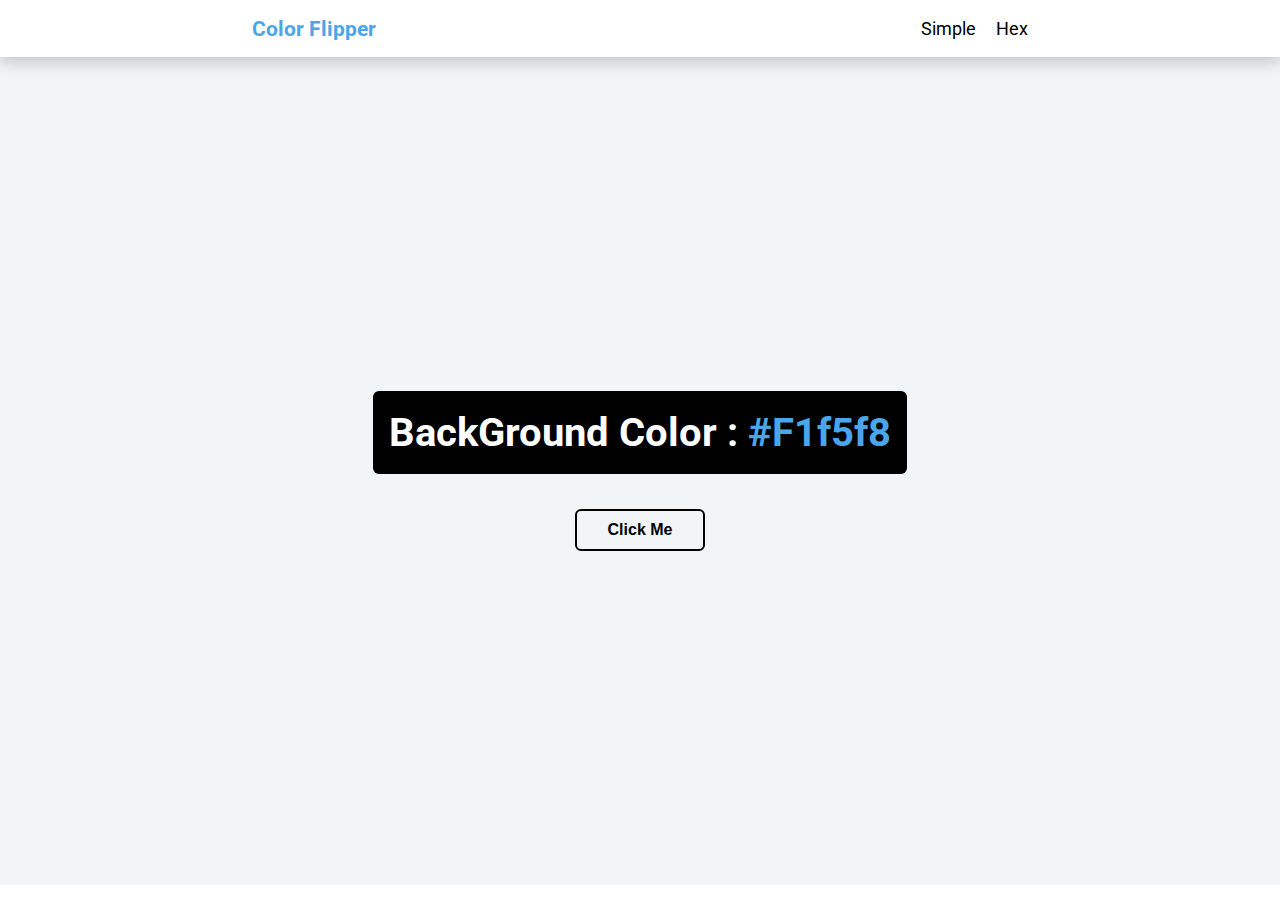
<file: 01_Color_Flipper/index.html>
<!DOCTYPE html>
<html lang="en">
<head>
    <meta charset="UTF-8">
    <meta name="viewport" content="width=device-width, initial-scale=1.0">
    <title>Color Flipper</title>
    <link rel="stylesheet" href="style.css">
    <link rel="preconnect" href="https://fonts.googleapis.com">
    <link rel="preconnect" href="https://fonts.gstatic.com" crossorigin>
    <link href="https://fonts.googleapis.com/css2?family=Poppins:ital,wght@0,100;0,200;0,300;0,400;0,500;0,600;0,700;0,800;0,900;1,100;1,200;1,300;1,400;1,500;1,600;1,700;1,800;1,900&family=Roboto:ital,wght@0,100;0,300;0,400;0,500;0,700;0,900;1,100;1,300;1,400;1,500;1,700;1,900&display=swap" rel="stylesheet">
    <script src="./script.js" defer></script>
</head>
<body>
    <header>
        <h3>Color Flipper</h3>
        <ul class="list">
            <li><a href="index.html">Simple</a></li>
            <li><a href="hex.html">Hex</a></li>
        </ul>
    </header>

    <main>
        <div class="center-container">
            <div class="backgroung-color">
                BackGround Color : <span> #F1f5f8</span>
            </div>
            <button id="btn">Click Me</button>
        </div>
        
    </main>
</body>
</html>
</file>
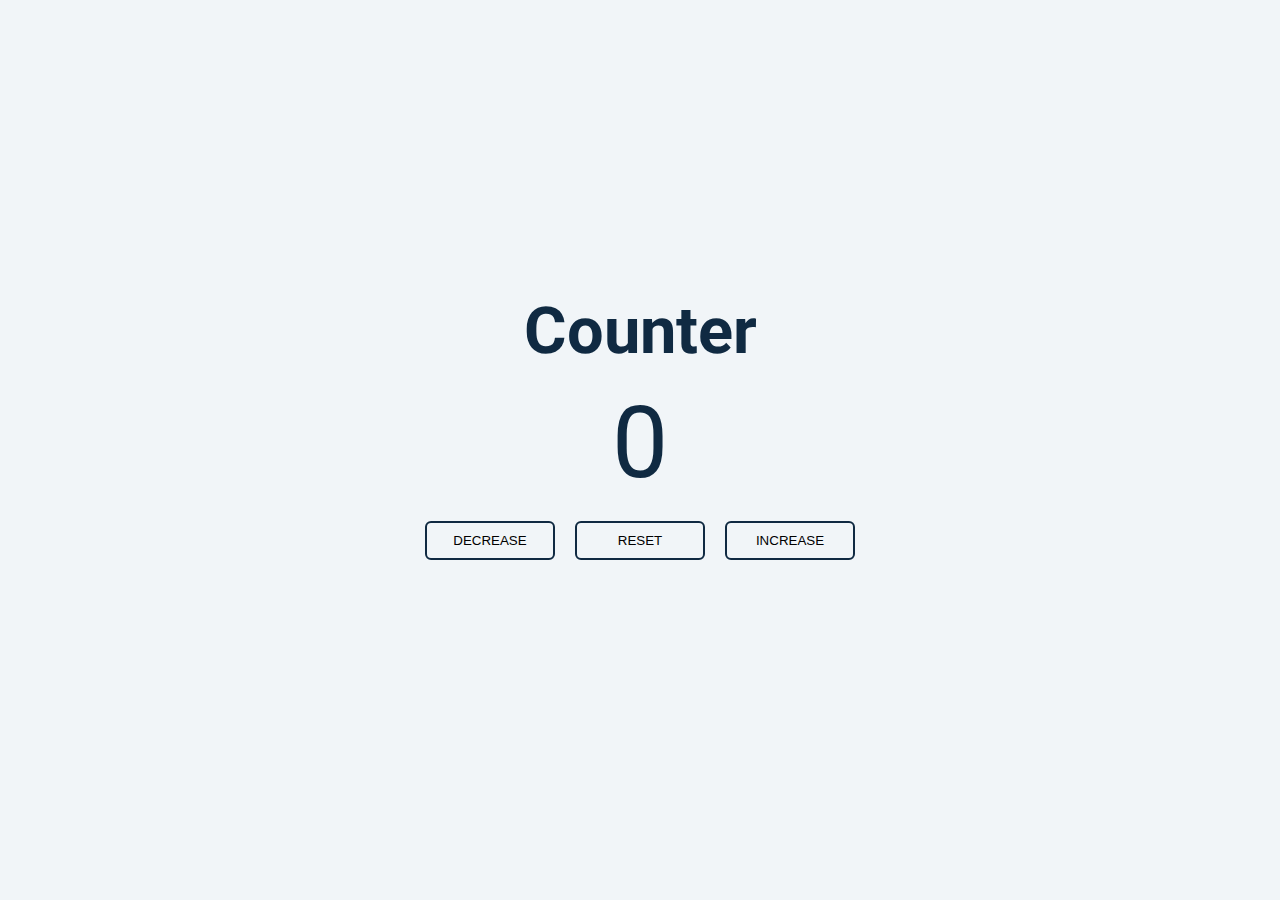
<file: 02_Counter/index.html>
<!DOCTYPE html>
<html lang="en">
<head>
    <meta charset="UTF-8">
    <meta name="viewport" content="width=device-width, initial-scale=1.0">
    <title>Counter</title>
    <link rel="stylesheet" href="style.css">
    <link rel="preconnect" href="https://fonts.googleapis.com">
    <link rel="preconnect" href="https://fonts.gstatic.com" crossorigin>
    <link href="https://fonts.googleapis.com/css2?family=Poppins:ital,wght@0,100;0,200;0,300;0,400;0,500;0,600;0,700;0,800;0,900;1,100;1,200;1,300;1,400;1,500;1,600;1,700;1,800;1,900&family=Roboto:ital,wght@0,100;0,300;0,400;0,500;0,700;0,900;1,100;1,300;1,400;1,500;1,700;1,900&display=swap" rel="stylesheet">
    <script src="./script.js" defer></script>
    
</head>
<body>
    <main>
        <h1>Counter</h1>
        <span>0</span>
        <div class="buttons">
            <button class="btn btn-decrease">DECREASE</button>
            <button class="btn btn-reset">RESET</button>
            <button class="btn btn-increase">INCREASE</button>
        </div>
    </main>
</body>
</html>
</file>
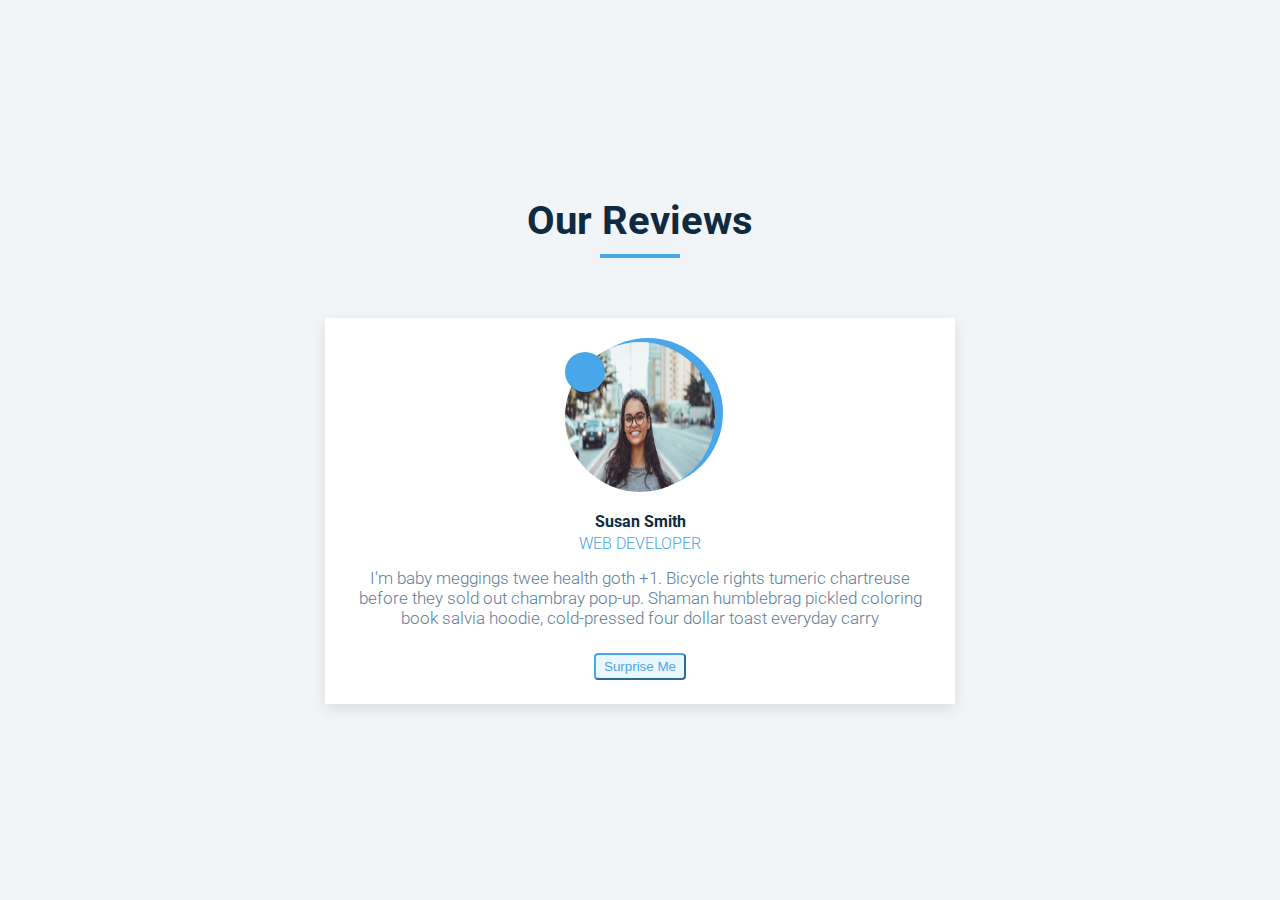
<file: 03_Reviews/index.html>
<!DOCTYPE html>
<html lang="en">
<head>
    <meta charset="UTF-8">
    <meta name="viewport" content="width=device-width, initial-scale=1.0">
    <title>Reviews</title>
    <link rel="stylesheet" href="style.css">
    <link rel="preconnect" href="https://fonts.googleapis.com">
    <link rel="preconnect" href="https://fonts.gstatic.com" crossorigin>
    <link href="https://fonts.googleapis.com/css2?family=Poppins:ital,wght@0,100;0,200;0,300;0,400;0,500;0,600;0,700;0,800;0,900;1,100;1,200;1,300;1,400;1,500;1,600;1,700;1,800;1,900&family=Roboto:ital,wght@0,100;0,300;0,400;0,500;0,700;0,900;1,100;1,300;1,400;1,500;1,700;1,900&display=swap" rel="stylesheet">
    <link rel="stylesheet" href="https://cdnjs.cloudflare.com/ajax/libs/font-awesome/6.6.0/css/all.min.css" integrity="sha512-Kc323vGBEqzTmouAECnVceyQqyqdsSiqLQISBL29aUW4U/M7pSPA/gEUZQqv1cwx4OnYxTxve5UMg5GT6L4JJg==" crossorigin="anonymous" referrerpolicy="no-referrer" />
    <script src="./script.js" defer></script>
</head>
<body>
    <main>
        <div class="heading">
            <h1>Our Reviews</h1>
            <div class="underline"></div>
        </div>

        <div class="review-container">
            <div class="img-container">
                <img src="./person-1.jpeg" alt="">
                <div class="background-circle"></div>
            </div>
            <h4 class="name">Susan Smith</h4>
            <h4 class="job">WEB DEVELOPER</h4>
            <p>I'm baby meggings twee health goth +1. Bicycle rights tumeric chartreuse before they sold out chambray pop-up. Shaman humblebrag pickled coloring book salvia hoodie, cold-pressed four dollar toast everyday carry
            </p>
            <div class="buttons">
                <i class="fa-solid fa-chevron-left btn-arr btn-left"></i>
                <i class="fa-solid fa-chevron-right btn-arr btn-right"></i>
            </div>
            <div class="surprise">
                <button class="surprise-btn">Surprise Me</button>
            </div>
        </div>
    </main>
</body>
</html>
</file>
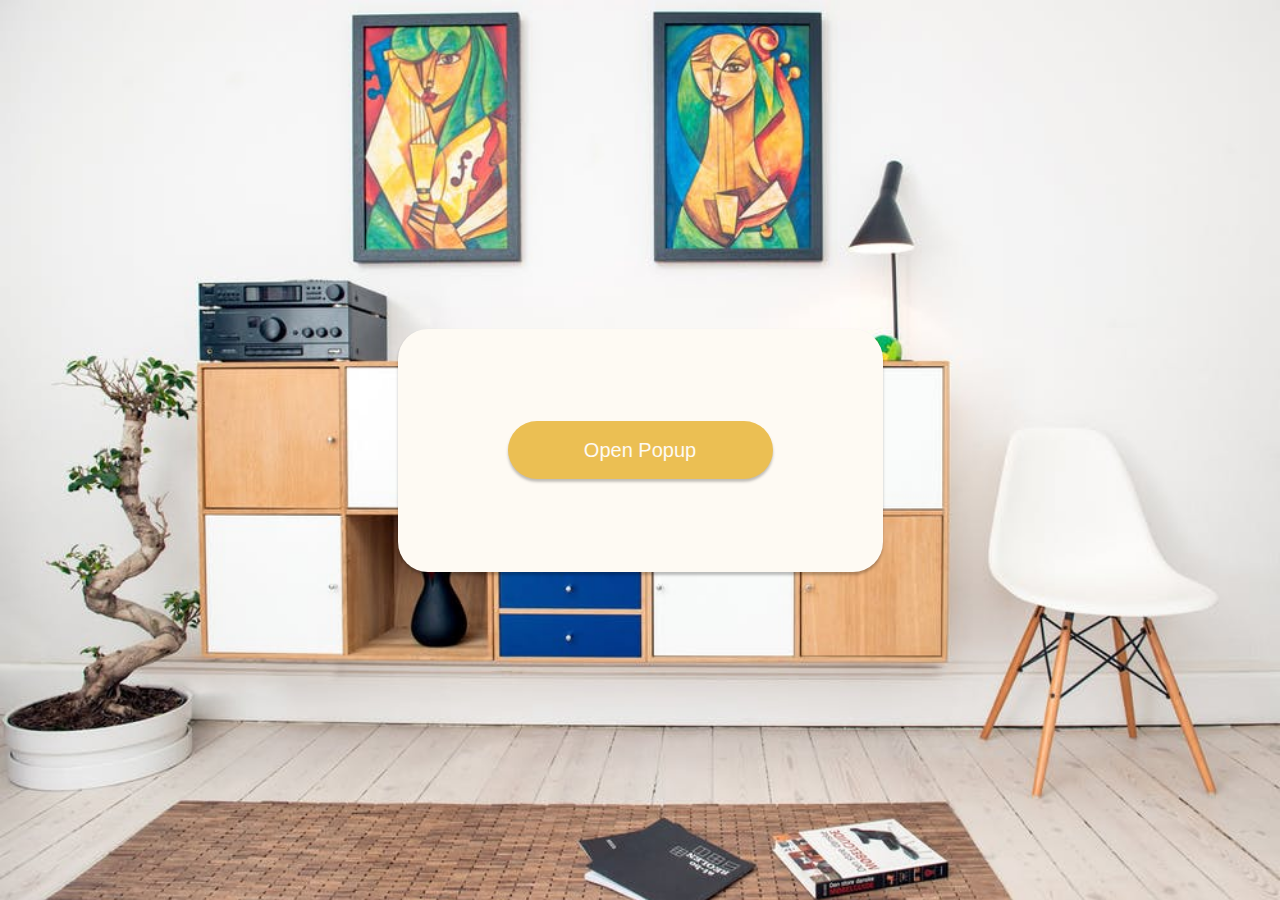
<file: 06_Modal/index.html>
<!DOCTYPE html>
<html lang="en">
<head>
    <meta charset="UTF-8">
    <meta name="viewport" content="width=device-width, initial-scale=1.0">
    <title>Modal Popup</title>
    <link rel="preconnect" href="https://fonts.googleapis.com">
    <link rel="preconnect" href="https://fonts.gstatic.com" crossorigin>
    <link href="https://fonts.googleapis.com/css2?family=Poppins:ital,wght@0,100;0,200;0,300;0,400;0,500;0,600;0,700;0,800;0,900;1,100;1,200;1,300;1,400;1,500;1,600;1,700;1,800;1,900&family=Roboto:ital,wght@0,100;0,300;0,400;0,500;0,700;0,900;1,100;1,300;1,400;1,500;1,700;1,900&display=swap" rel="stylesheet">
    <link rel="stylesheet" href="style.css">
    <link rel="stylesheet" href="style.css">
    <script src="./script.js" defer></script>
</head>
<body>
    <div class="open-container">
        <button>Open Popup</button>
    </div>

    <div class="popup-container">
        <span class="close">&times;</span>
        <p>Lorem ipsum dolor sit amet consectetur adipisicing elit. Itaque maxime quas corporis quam veniam, vel facilis, magnam ea officia praesentium voluptate consequuntur soluta ullam atque quae rem cum sit iure!</p>
    </div>

    <div class="overlay">
    </div>
</body>
</html>
</file>
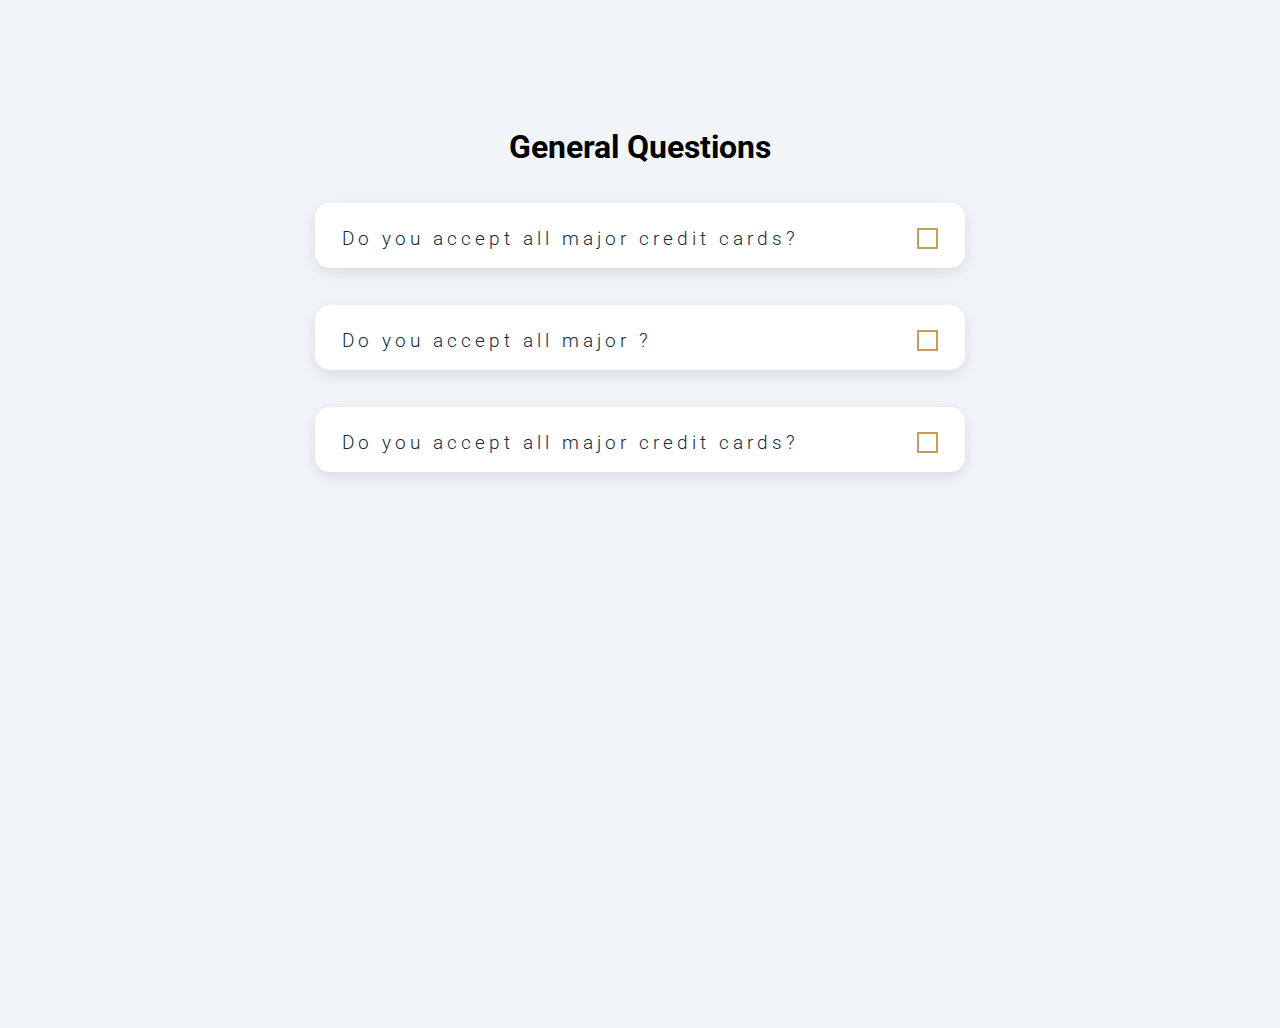
<file: 07_Questions/index.html>
<!DOCTYPE html>
<html lang="en">
<head>
    <meta charset="UTF-8">
    <meta name="viewport" content="width=device-width, initial-scale=1.0">
    <title>Document</title>
    <link rel="stylesheet" href="https://cdnjs.cloudflare.com/ajax/libs/font-awesome/6.6.0/css/all.min.css" integrity="sha512-Kc323vGBEqzTmouAECnVceyQqyqdsSiqLQISBL29aUW4U/M7pSPA/gEUZQqv1cwx4OnYxTxve5UMg5GT6L4JJg==" crossorigin="anonymous" referrerpolicy="no-referrer" />
    <link rel="stylesheet" href="style.css">
    <link rel="preconnect" href="https://fonts.googleapis.com">
    <link rel="preconnect" href="https://fonts.gstatic.com" crossorigin>
    <link href="https://fonts.googleapis.com/css2?family=Poppins:ital,wght@0,100;0,200;0,300;0,400;0,500;0,600;0,700;0,800;0,900;1,100;1,200;1,300;1,400;1,500;1,600;1,700;1,800;1,900&family=Roboto:ital,wght@0,100;0,300;0,400;0,500;0,700;0,900;1,100;1,300;1,400;1,500;1,700;1,900&display=swap" rel="stylesheet">
    <script src="./script.js" defer></script>
</head>
<body>
    <section>
        <h1>General Questions</h1>
        <div class="question-container ">
            <div class="question-box ">
                <p>Do you accept all major credit cards?</p>
                <i class="fa-solid fa-plus"></i>
            </div>
            <p class="ans">Lorem ipsum dolor sit amet consectetur adipisicing elit. Natus perferendis quo minus esse excepturi quisquam?</p>
        </div>
        <div class="question-container ">
            <div class="question-box ">
                <p>Do you accept all major ?</p>
                <i class="fa-solid fa-plus"></i>
            </div>
            <p class="ans">Lorem ipsum dolor sit amet consectetur adipisicing elit. Natus perferendis quo minus esse excepturi quisquam?</p>
        </div>
        <div class="question-container ">
            <div class="question-box ">
                <p>Do you accept all major credit cards?</p>
                <i class="fa-solid fa-plus"></i>
            </div>
            <p class="ans">Lorem ipsum dolor sit amet consectetur adipisicing elit. Natus perferendis quo minus esse excepturi quisquam?</p>
        </div>
    </section>
</body>
</html>

<!-- <i class="fa-solid fa-minus"></i> -->
</file>
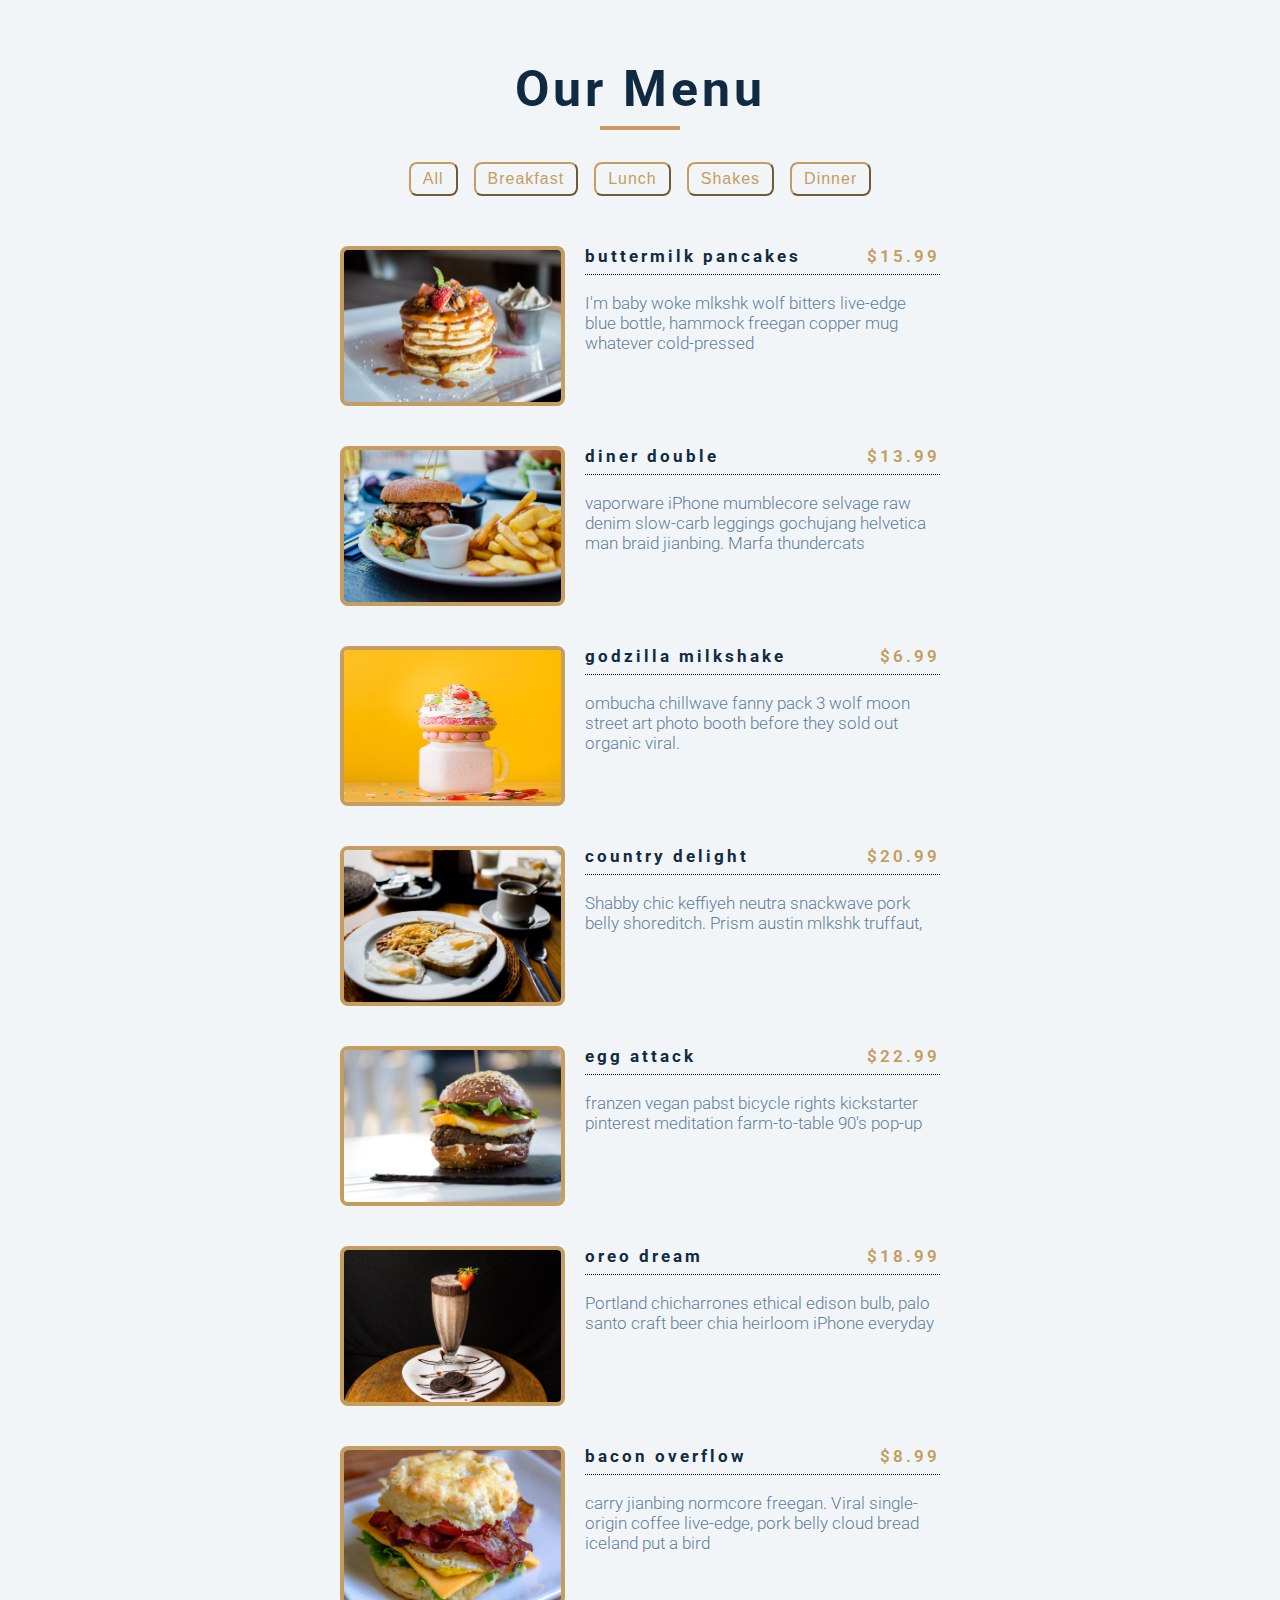
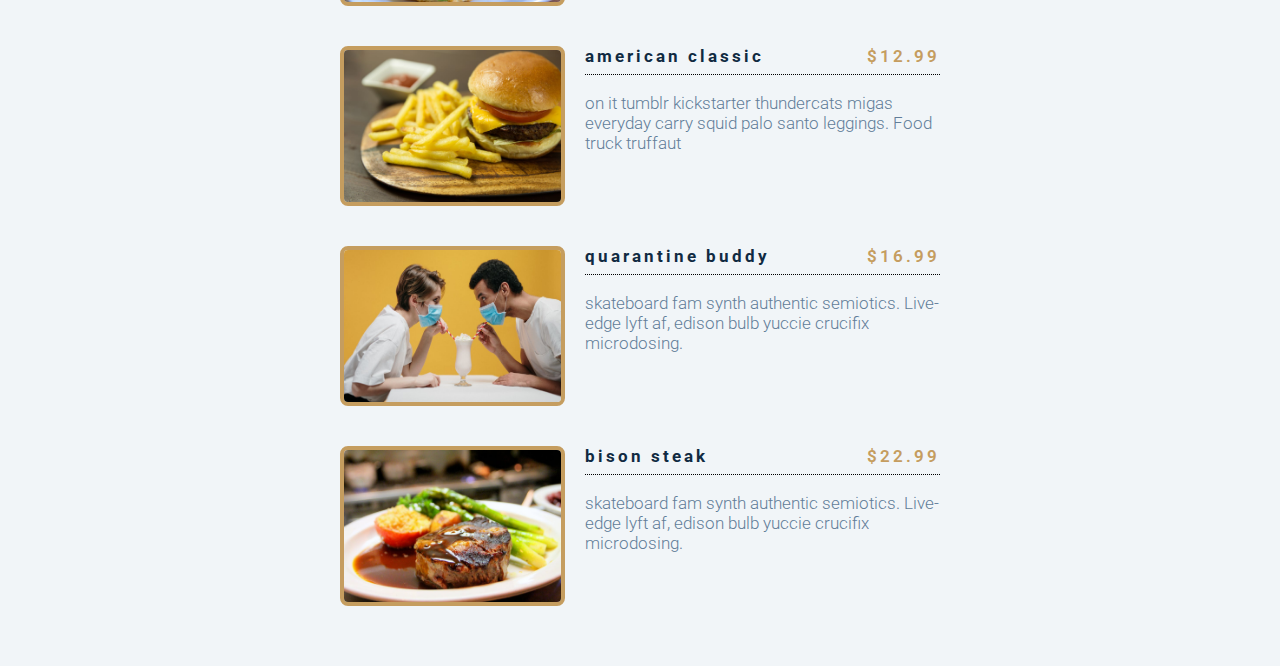
<file: 08_Menu_Card/index.html>
<!DOCTYPE html>
<html lang="en">
<head>
    <meta charset="UTF-8">
    <meta name="viewport" content="width=device-width, initial-scale=1.0">
    <title>Menu Card</title>
    <link rel="preconnect" href="https://fonts.googleapis.com">
    <link rel="preconnect" href="https://fonts.gstatic.com" crossorigin>
    <link href="https://fonts.googleapis.com/css2?family=Poppins:ital,wght@0,100;0,200;0,300;0,400;0,500;0,600;0,700;0,800;0,900;1,100;1,200;1,300;1,400;1,500;1,600;1,700;1,800;1,900&family=Roboto:ital,wght@0,100;0,300;0,400;0,500;0,700;0,900;1,100;1,300;1,400;1,500;1,700;1,900&display=swap" rel="stylesheet">
    <link rel="stylesheet" href="style.css">
    <script src="./script.js" defer></script>
</head>
<body>
    <main>
        <section>
            <div class="title">
                <h1>Our Menu</h1>
                <div class="underline"></div>
            </div>
    
            <div class="btn-container">
                <button class="btn">All</button>
                <button class="btn">Breakfast</button>
                <button class="btn">Lunch</button>
                <button class="btn">Shakes</button>
                <button class="btn">Dinner</button>
            </div>
    
            <div class="all-items">
                <!-- <div class="item">
                    <img src="./images/item-1.jpeg" alt="dish">
                    <div class="item-container">
                        <div class="item-name">
                            <h4>Buttermilk pancakes</h4>
                            <span>$15.45</span>
                        </div>
                        <div class="item-info">
                            I'm baby woke mlkshk wolf bitters live-edge blue bottle, hammock freegan copper mug whatever cold-pressed
                        </div>
                    </div>
                </div> -->
            </div>
        </section>
    </main>
</body>
</html>
</file>
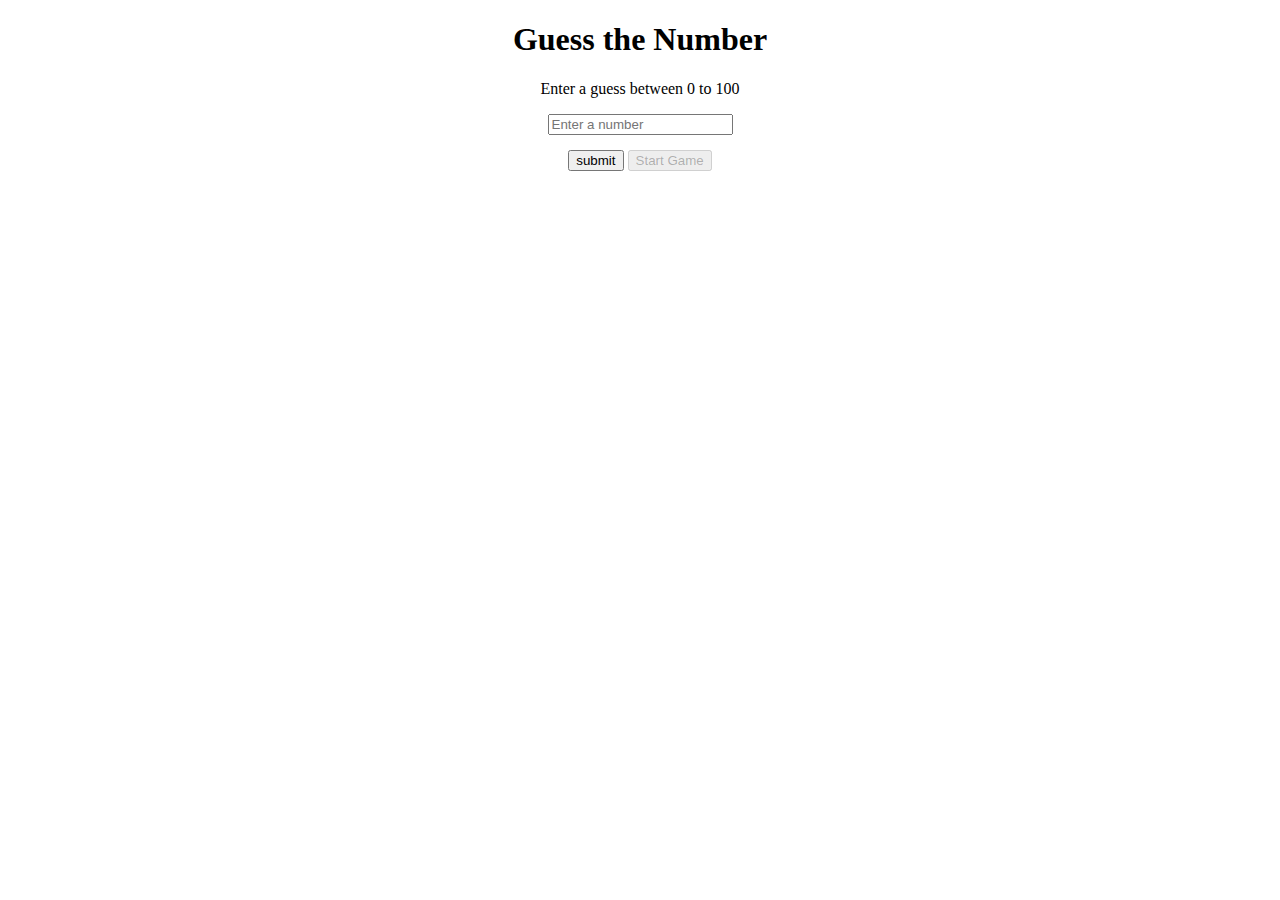
<file: 10_Guess_The_Number_Game/index.html>
<!DOCTYPE html>
<html lang="en">
<head>
    <meta charset="UTF-8">
    <meta name="viewport" content="width=device-width, initial-scale=1.0">
    <title>Guess the number</title>
    <link rel="stylesheet" href="style.css">
    <script src="./script.js" defer></script>
</head>
<body>
    <h1>Guess the Number</h1>
    <p>Enter a guess between 0 to 100</p>
    <form >
        <input class="input-number" type="number" placeholder="Enter a number" max="100" required>
        <button class="submit">submit</button>
        <button type="button" class="start-game" disabled>Start Game</button>
    </form>
    <p class="result"></p>
    <p class="all-guess"></p>
</body>
</html>
</file>
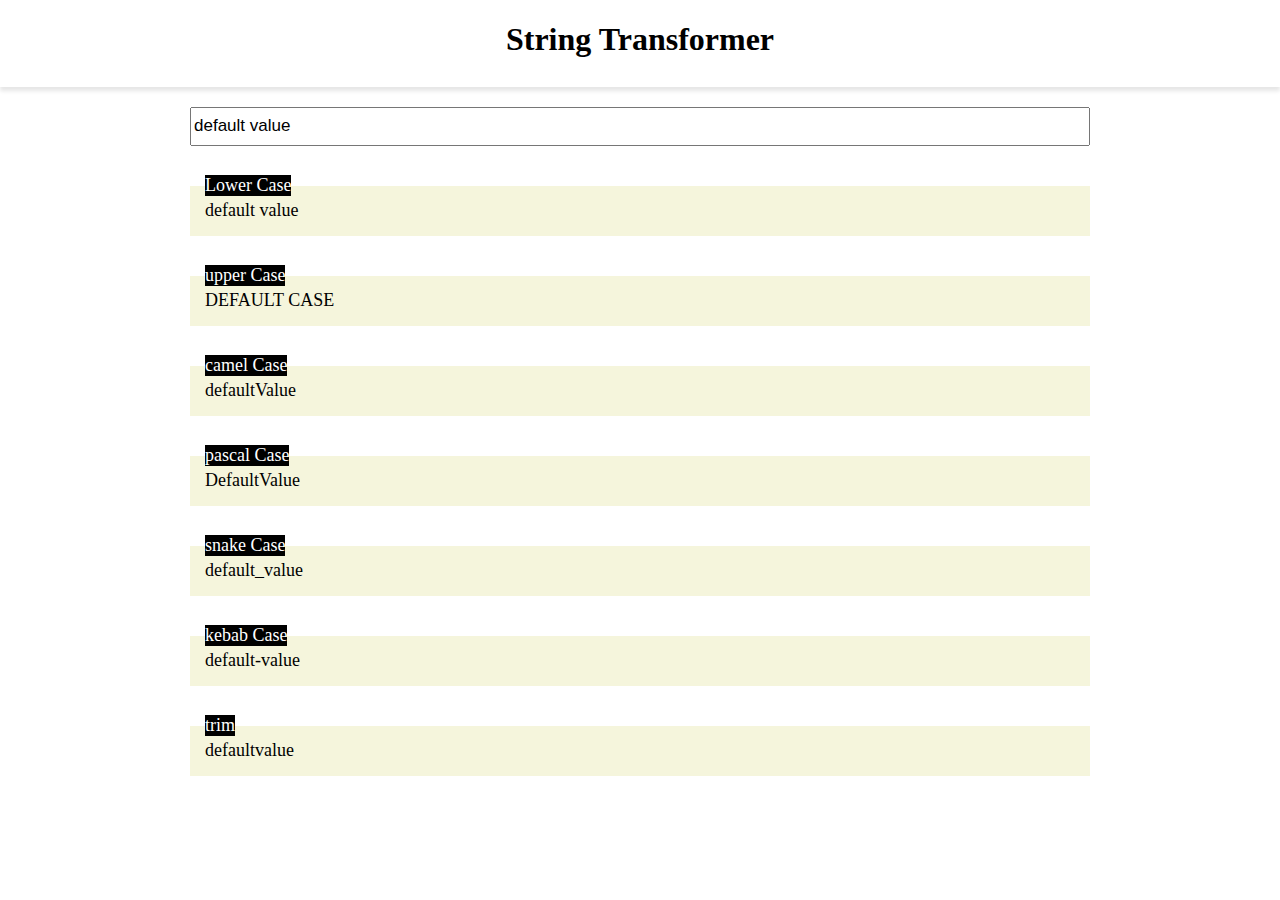
<file: 11_String_Transformer/index.html>
<!DOCTYPE html>
<html lang="en">
<head>
    <meta charset="UTF-8">
    <meta name="viewport" content="width=device-width, initial-scale=1.0">
    <title>String Transformer</title>
    <link rel="stylesheet" href="style.css">
    <script src="./script.js" defer></script>
</head>
<body>
    <header>
        <h1>String Transformer</h1>
    </header>

    <main>
        <input type="text" value="default value">

        <div class="output">
            <div class="title">Lower Case</div>
            <p class="lower-case">default value</p>
        </div>
        <div class="output">
            <div class="title">upper Case</div>
            <p class="upper-case">DEFAULT CASE</p>
        </div>
        <div class="output">
            <div class="title">camel Case</div>
            <p class="camel-case">defaultValue</p>
        </div>
        <div class="output">
            <div class="title">pascal Case</div>
            <p class="pascel-case">DefaultValue</p>
        </div>
        <div class="output">
            <div class="title">snake Case</div>
            <p class="snake-case">default_value</p>
        </div>
        <div class="output">
            <div class="title">kebab Case</div>
            <p class="kebab-case">default-value</p>
        </div>
        <div class="output">
            <div class="title">trim</div>
            <p class="trim">defaultvalue</p>
        </div>
    </main>
</body>
</html>
</file>
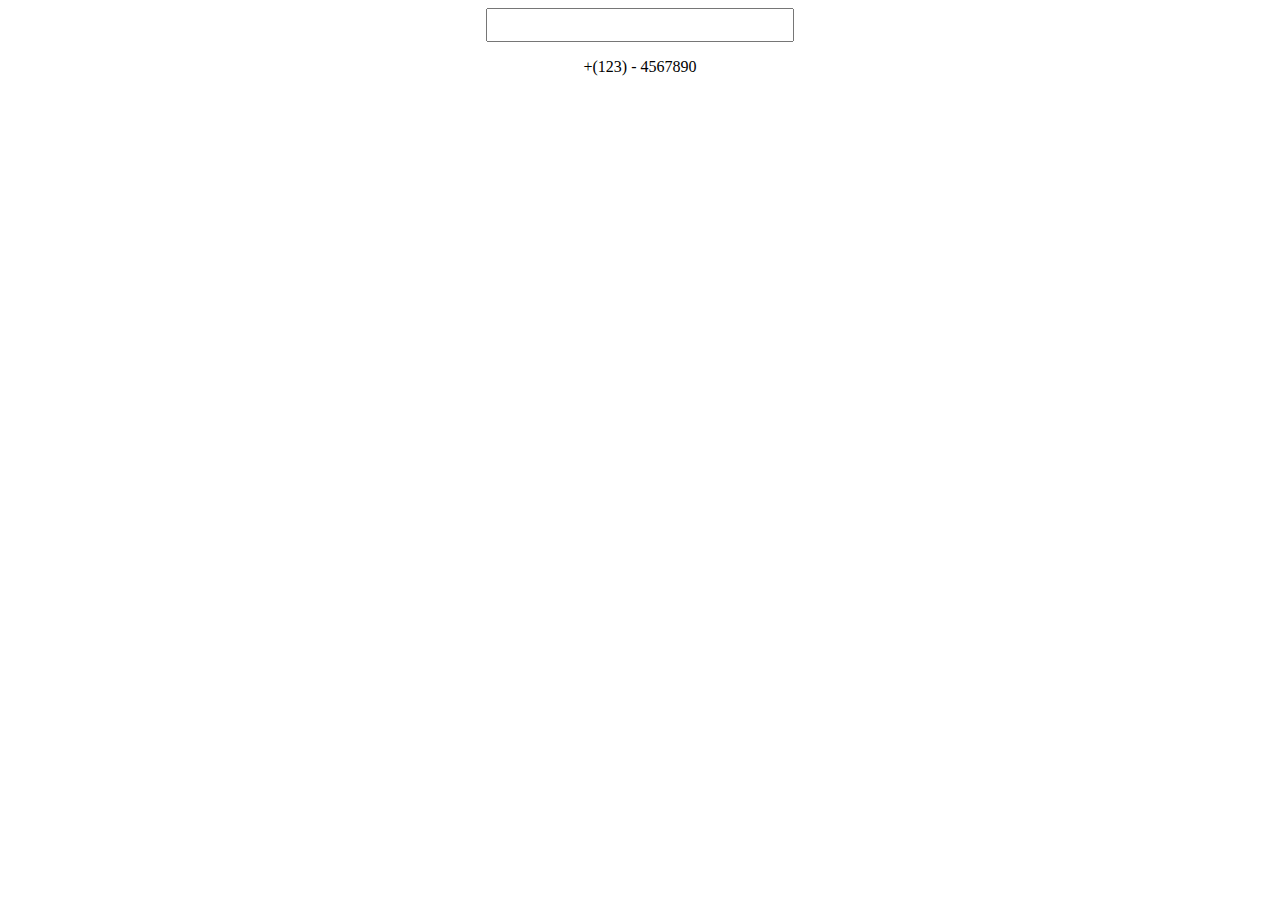
<file: 12_Telephone_Formatter/index.html>
<!DOCTYPE html>
<html lang="en">
<head>
    <meta charset="UTF-8">
    <meta name="viewport" content="width=device-width, initial-scale=1.0">
    <title>Telephone Formatter</title>
    <link rel="stylesheet" href="style.css">
    <script src="./script.js" defer></script>
</head>
<body>
    <input type="text" max="10">
    <p>+(123) - 4567890</p>
</body>
</html>
</file>
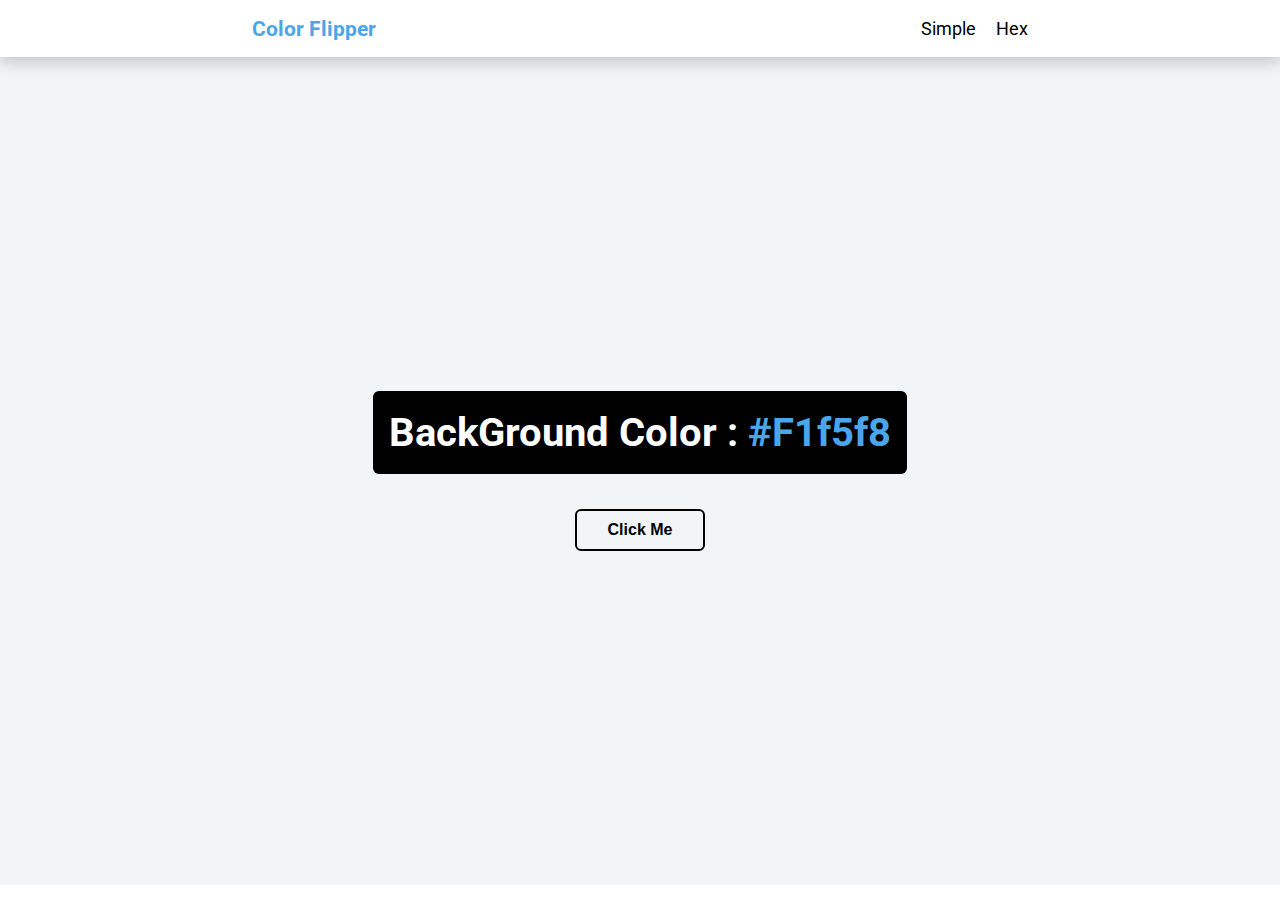
<file: 01_Color_Flipper/hex.html>
<!DOCTYPE html>
<html lang="en">
<head>
    <meta charset="UTF-8">
    <meta name="viewport" content="width=device-width, initial-scale=1.0">
    <title>Color Flipper</title>
    <link rel="stylesheet" href="style.css">
    <link rel="preconnect" href="https://fonts.googleapis.com">
    <link rel="preconnect" href="https://fonts.gstatic.com" crossorigin>
    <link href="https://fonts.googleapis.com/css2?family=Poppins:ital,wght@0,100;0,200;0,300;0,400;0,500;0,600;0,700;0,800;0,900;1,100;1,200;1,300;1,400;1,500;1,600;1,700;1,800;1,900&family=Roboto:ital,wght@0,100;0,300;0,400;0,500;0,700;0,900;1,100;1,300;1,400;1,500;1,700;1,900&display=swap" rel="stylesheet">
    <script src="./app.js" defer></script>
</head>
<body>
    <header>
        <h3>Color Flipper</h3>
        <ul class="list">
            <li><a href="index.html">Simple</a></li>
            <li><a href="hex.html">Hex</a></li>
        </ul>
    </header>

    <main>
        <div class="center-container">
            <div class="backgroung-color">
                BackGround Color : <span> #F1f5f8</span>
            </div>
            <button id="btn">Click Me</button>
        </div>
        
    </main>
</body>
</html>
</file>
<file: 01_Color_Flipper/style.css>
body{
    margin: 0;
    font-family: "Roboto", sans-serif;
}

h3{
    margin: 0;
    color: hsl(205, 78%, 60%);
}

header{
    box-shadow: 0 5px 15px rgba(0, 0, 0, 0.2);
    display: flex;
    justify-content: space-around;
    align-items: center;
    font-size: 18px;
    position: relative;
    z-index: 1;
}

.list{
    display: flex;
    gap: 20px;
}

main{
    width:100% ;
    min-height: 92vh;
    display: flex;
    justify-content: center;
    align-items: center;
    background-color: #F1f5f8;
}

.backgroung-color{
    color: white;
    background-color: black;
    padding: 18px 16px;
    font-size: 40px;
    font-weight: 700;
    border-radius: 6px;
}

li{
    list-style-type: none;
}
a{
    text-decoration-line: none;
    color: black;
}
a:hover{
    color: hsl(205, 78%, 60%);
}

.backgroung-color span{
    color: hsl(205, 78%, 60%);
}

.center-container{
    display: flex;
    flex-direction: column;
    gap: 35px;
    justify-content: center;
    align-items: center;
}

#btn{
    max-width: 130px;
    width: 100%;
    background-color: transparent;
    border: 2px solid black;
    padding: 10px 18px;
    font-size: 16px;
    font-weight: 700;
    border-radius: 6px;
    transition: all 0.25s ease-in-out;
    cursor: pointer;
}

#btn:hover{
    background-color: black;
    color: white;
}

@media(max-width: 630px){

    .backgroung-color{
        font-size: 25px;
        margin-inline: 9px;
    }

    main{
        min-height: 100vh;
    }
}
</file>
<file: 02_Counter/style.css>
body{
    margin: 0;
    background-color: #F1F5F8;
    display: flex;
    justify-content: center;
    align-items: center;
    min-height: 90vh;
    font-family: "Roboto", sans-serif;
    color: #102A42;
}

h1{
    margin-bottom: 15px;
    font-size: 65px;
}
span{
    font-size: 100px;
}
main{
    display: flex;
    flex-direction: column;
    align-items: center;
}
.buttons{
    display: flex;
    align-items: center;
    gap: 20px;
    margin-top: 20px;
}

.btn{
    background-color: transparent;
    border: 2px solid #102A42;
    padding: 10px 15px;
    width: 130px;
    border-radius: 6px;
    transition: all 0.3s ease-in-out;
    cursor: pointer;
}
.btn:hover{
    background-color: black;
    color: white;
}

@media (max-width: 520px){
    .buttons{
        flex-direction: column;
    }
}
</file>
<file: 03_Reviews/style.css>
body{
    margin: 0;
    background-color: #F1F5F8;
    font-family: "Roboto", sans-serif;
    color: #102A42;
    min-height: 100vh;
    display: flex;
    justify-content: center;
    align-items: center;
}

main{
    margin-inline: 20px;
    width: 100%;
    max-width: 630px;
    /* height: 400px; */
    display: flex;
    flex-direction: column;
    align-items: center;
    justify-content: space-between;
    gap: 60px;
}

.heading{
    /* background-color: hotpink; */
    display: flex;
    flex-direction: column;
    justify-content: center;
    align-items: center;
    width: 100%;
    gap: 10px;
    font-size: 20px;
}
h1{
    margin: 0;
    padding: 0;
}
.underline{
    height: 0.25rem;
    width: 5rem;
    background-color: #49A6E9;
}

.review-container{
    background-color: white;
    /* width: 100%;
    max-width: 700px; */
    /* height: 200px; */
    flex-grow: 1;
    display: flex;
    flex-direction: column;
    justify-content: center;
    align-items: center;
    padding: 24px 32px;
    box-shadow: 0 5px 15px rgba(0, 0, 0, 0.1);
}

.img-container{
    width: 150px;
    height: 150px;
    margin-bottom: 20px;
    position: relative;
    z-index: 1;
}

.img-container::after {
    font-family: "Font Awesome 5 Free";
    font-weight: 900;
    content: "\f10e";
    position: absolute;
    top: 0;
    left: 0;
    width: 2.5rem;
    height: 2.5rem;
    display: grid;
    place-items: center;
    border-radius: 50%;
    transform: translateY(25%);
    background: hsl(205, 78%, 60%);
    color: white;
}

.background-circle{
    background-color: #49A6E9;
    border-radius: 50%;
    width: 150px;
    height: 150px;
    position: absolute;
    top: -0.25rem;
    right: -0.5rem;
    z-index: -1;
}
.img-container img{
    width: 100%;
    height: 100%;
    border-radius: 50%;
}

h4{
    margin: 0;
    font-size: 16px;
}
.job{
    color: #49A6E9;
    font-weight: 300;
    margin-top: 3px;
    margin-bottom: 15px;
}
p{
    margin: 0;
    color: hsl(210, 22%, 49%);
    font-size: 17px;
    font-weight: 300;
    text-align: center;
}
.buttons{
    margin-top: 12px;
    margin-bottom: 5px;
    display: flex;
    gap: 20px;
}
.btn-arr{
    font-weight: 900;
    font-size: 20px;
    cursor: pointer;
    color: #8BCBF9;
}
.surprise-btn{
    margin-top: 0.5rem;
    background: hsl(205, 100%, 96%);
    color: hsl(205, 78%, 60%);
    padding: 0.25rem 0.5rem;
    text-transform: capitalize;
    border-radius: 0.25rem;
    transition: all 0.3s linear;
    border-color: hsl(205, 78%, 60%);
    cursor: pointer;
}

.surprise-btn:hover {
    background: hsl(205, 78%, 60%);
    color: hsl(205, 86%, 17%);
  }
</file>
<file: 06_Modal/style.css>
*{
    box-sizing: border-box;
    margin: 0;
    padding: 0;
}

body{
    font-family: "Roboto", sans-serif;
    min-height: 100vh;
    background-image: url(./hero.jpeg);
    background-size: cover;
    background-repeat: no-repeat;
    display: flex;
    align-items: center;
    justify-content: center;
}

.added-overlay{
    background-color: hsl(205, 72%, 37%);
    position: fixed;
    opacity: 0.6;
    width: 100%;
    height: 100%;
    z-index: -1;
}

.popup-container{
    position: fixed;
    width: 100%;
    max-width: 700px;
    height: 350px;
    background-color: #FEFAF3;
    border-radius: 40px;
    box-shadow: 0px 4px 4px 0px #00000040;
    inset: 0;
    margin: auto;
    display: flex;
    align-items: center;
    justify-content: center;
    padding-inline: 15px;
    transform: scale(0);
    transition: all 0.15s ease-in-out;
}

.opened{
    transform: scale(1);
}

.popup-container p{
    font-size: 16px;
    font-weight: 300;
    text-align: center;
}

.close{
    position: absolute;
    right: 30px;
    top: 8px;
    font-size: 50px;
    font-weight: 700;
    color: #BB2525;
    cursor: pointer;
    transition: all 0.25s ease-in-out;
}
.close:hover{
    transform: scale(1.15);
    color: rgb(182, 107, 107);
}

.open-container{
    width: 100%;
    max-width: 485px;
    height: 243px;
    background-color:#FEFAF3;
    box-shadow: 0px 2.81px 2.81px 0px #00000040;
    border-radius: 30px;
    display: flex;
    justify-content: center;
    align-items: center;
}

.open-container button{
    background-color: #EBBF53;
    border: none;
    box-shadow: 0px 2.82px 2.82px 0px #00000040;
    max-width: 265px;
    width: 100%;
    height: 58px;
    border-radius: 30px;
    font-size: 20px;
    font-weight: 500;
    color: #FEFAF3;
    cursor: pointer;
    transition: all 0.25s ease-in-out;
}

.open-container button:hover{
    transform: scale(1.155);
}

@media (max-width: 500px){
    .popup-container, .open-container{
        margin-inline: 15px;
    }
}
</file>
<file: 07_Questions/style.css>
*{
    box-sizing: border-box;
    padding: 0;
    margin: 0;
}

body{
    background-color: #F1F5F8;
    font-family: "Roboto", sans-serif;
    display: flex;
    justify-content: center;
    align-items: center;
    
}
section{
    display: flex;
    align-items: center;
    min-height: 100vh;
    flex-direction: column;
    gap: 37px;
    margin-top: 10%;
    margin-inline:10px
}
.question-container{
    background-color: white;
    width: 100%;
    max-width: 650px;
    /* margin-inline: auto; */
    padding: 1.5rem 1.7rem;
    border-radius: 15px;
    /* margin-top: 200px; */
    box-shadow:  0 5px 15px rgba(0, 0, 0, 0.1);
    max-height: 65px;
    overflow: hidden;
    transition: all 0.5s ease-in-out;
}

.question-container.open{
    max-height: 400px;
}

.question-box{
    padding-bottom: 20px;
    font-weight: 300;
    font-size: 19px;
    display: flex;
    align-items: center;
    justify-content: space-between;
}

.question-box p{
    letter-spacing: 0.25rem;
    color: hsl(209, 61%, 16%);
}

.question-box i{
    font-size: 15px;
    color: #c59d5f;
    /* font-weight: bold; */
    border: 2.7px solid #c59d5f;
    padding: 1.1px;
    cursor: pointer;
    transition: all 0.3s linear;
    width: 21px;
    height: 21px;
}

.question-box i:hover{
    transform: rotate(90deg);
}


.ans{
    border-top: 1px solid rgba(0, 0, 0, 0.2);
    padding-top: 25px;
    color: hsl(210, 22%, 49%);
    line-height: 25px;
    font-weight: 300;
}

@media(max-width: 600px){
    .question-box{
        font-size: 17px;
    }
}
</file>
<file: 08_Menu_Card/style.css>
*{
    box-sizing: border-box;
    padding: 0;
    margin: 0;
}

body{
    font-family: "Roboto", sans-serif;
    background-color: #f1f5f8;
}
main{
    max-width: 1500px;
    width: 100%;
    margin-inline: auto;
}
section{
    padding-block: 60px;
}
.title{
    text-align: center;
    font-size: 25px;
    color: hsl(209, 61%, 16%);
    margin-bottom: 32px;
}

.title h1{
    margin-bottom: 8px;
    letter-spacing: 0.25rem;
}

.underline{
    width: 5rem;
    height: 0.25rem;
    background-color: #c59d5f;
    margin-inline: auto;
}

.btn-container{
    display: flex;
    justify-content: center;
    align-items: center;
}

.btn{
    background: transparent;
    border-color: #c59d5f;
    font-size: 1rem;
    margin: 0 0.5rem;
    letter-spacing: 1px;
    border-radius: 0.5rem;
    padding: 0.375rem 0.75rem;
    color: #c59d5f;
    cursor: pointer;
    transition: all 0.3s linear;
}

.btn:hover {
    background: #c59d5f;
    color: #fff;
}

.all-items{
    margin-top: 50px;
    padding-inline: 120px;
    display: flex;
    /* justify-content: space-between; */
    gap: 40px;
    flex-wrap: wrap;
}

.item{
    max-width: 600px;
    width: 100%;
    /* height: 300px; */
    display: flex;
    gap: 20px;
    justify-content: center;
    align-items: flex-start;
    /* background-color: aqua; */
}
.item img{
    max-width: 225px;
    width: 100%;
    height: 160px;
    border: 4px solid #c59d5f;
    border-radius: 8px;
    /* background-color: aqua; */
}

.item-container{
    display: flex;
    flex-direction: column;
    /* gap: 30px; */
}
.item-info{
    padding-top: 18px;
    border-top: 1px dotted black;
    color: hsl(210, 22%, 49%);
    font-weight: 300;
    font-size: 17px;
}
.item-name{
    display: flex;
    justify-content: space-between;
    letter-spacing: 3px;
    margin-bottom: 8px;
}
.item-name h4{
    color: #102a42;
    font-size: 17px;
}
.item-name span{
    font-size: 17px;
    font-weight: 600;
    color: #c59d5f;
}

@media(max-width:1459px){
    .all-items{
        justify-content: center;
    }
}
@media(max-width:765px){
    .item img{
        width: 400px;
        height: 200px;
    }

    .item{
        flex-direction: column;
        max-width: 400px;
    }
    .item-info{
        font-size: 16px;
    }
    .all-items{
        gap: 55px;
        padding-inline: 0;
        margin-inline: 10px
    }
}
</file>
<file: 10_Guess_The_Number_Game/style.css>
body{
    text-align: center;
}

.input-number{
    display: block;
    margin-inline: auto;
    margin-bottom: 15px;
}
</file>
<file: 11_String_Transformer/style.css>
*{
    box-sizing: border-box;
}

body{
    margin: 0;
}

header{
    box-shadow: 0 4px 4px #0000001a;
    text-align: center;
    padding-bottom: 7px;
}

main{
    width: 900px;
    margin-inline: auto;
    margin-block: 20px;
}

input{
    width: 100%;
    height: 39px;
    font-size: 17px;
}

.output{
    background-color: beige;
    height: 50px;
    margin-top: 40px;
    position: relative;
    display: flex;
    align-items: center;
    justify-content: flex-start;
    padding-left: 15px;
    font-size: 18px;
}

.title{
    display: inline-block;
    position: absolute;
    background-color: black;
    color: white;
    left: 15px;
    top: -11px;
    font-size: 18px;
}
</file>
<file: 12_Telephone_Formatter/style.css>
body{
    text-align: center;
}

input{
    width: 100%;
    max-width: 300px;
    font-size: 1.5rem;
    margin-bottom: 1rem;
}
p{
    margin: 0;
    font-size: 16px;
}
</file>
